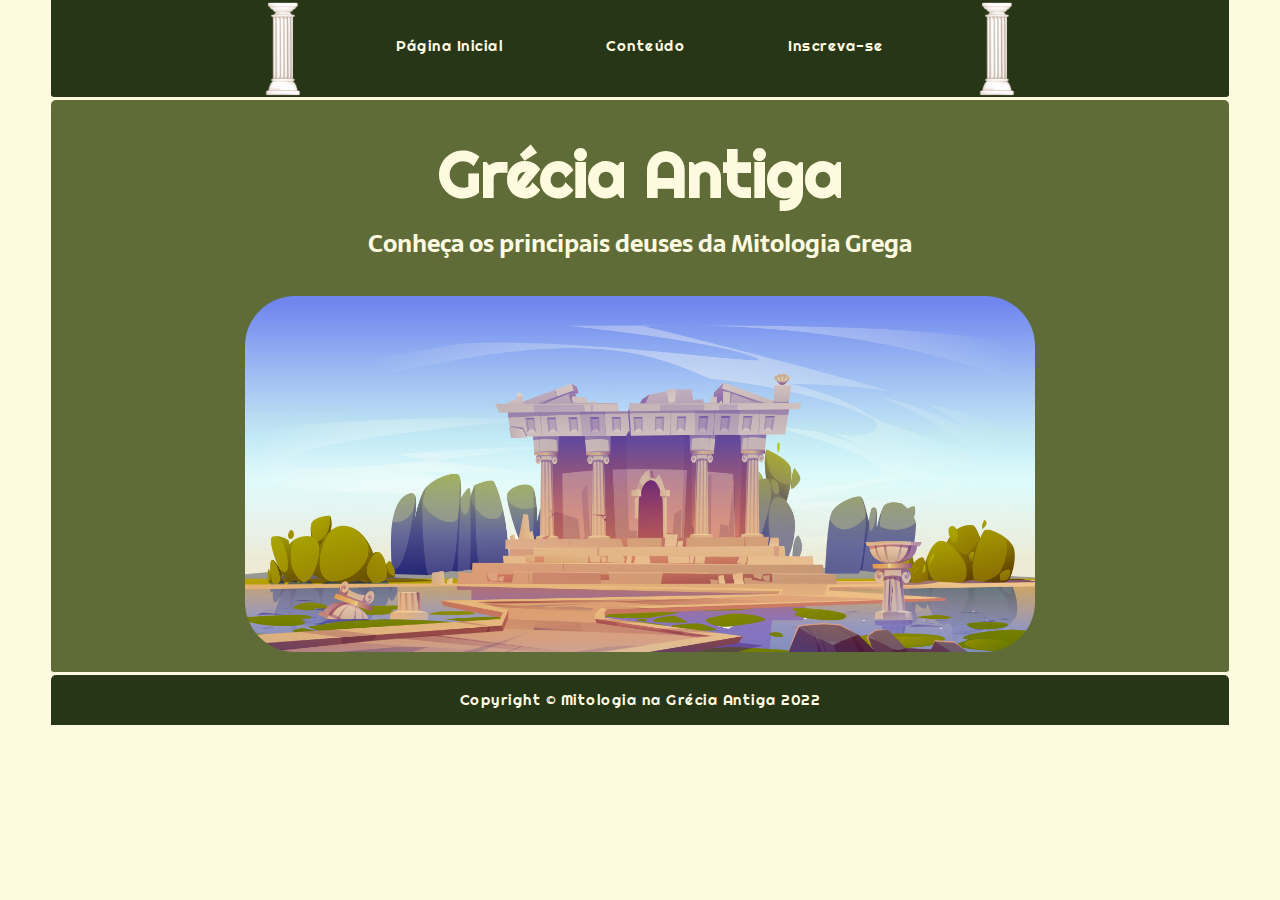
<file: index.html>
<!DOCTYPE html>
<html lang="pt-br">
 <!--   Responsividade e descrições para motores de busca --> 
<head>
	<meta charset="UTF-8">
	<meta name="description" content="Site dos Principais Filósofos">
	<meta name="keywords" content="Mitologia, Grécia, Deuses, Olimpo">
	<meta name="author" content="Mateus Alecrin">
	<meta name="viewport" content="width=device-width, initial-scale=1.0">
	<title>Mitologia Grega</title>
	<link rel="stylesheet" type="text/css" href="css/site.css">
</head>

<body>
	<!-- Cabeçalho do Site -->
	<header class="cabecalho">
		<!-- Menu -->
		<nav class="cabecalho-menu">
			<!-- Imagem do pilar esquerdo -->
			<img class="cabecalho-imagem pilaresquerdo" src="imgs/pilar.png" alt="Imagem de pilar grego">
			<a class="cabecalho-menu-opcoes" href="index.html">Página Inicial</a>			
			<a class="cabecalho-menu-opcoes" href="pages/site/conteudo.html">Conteúdo</a>
			<a class="cabecalho-menu-opcoes" href="pages/site/inscricao.html">Inscreva-se</a>			
			<!-- Imagem do pilar direito -->
			<img class="cabecalho-imagem pilardireito" src="imgs/pilar.png" alt="Imagem de pilar grego">
		</nav>
	</header>

	<section class="corpo">
		<!-- Apresentação da página -->
		<div class="corpo-escrito">
			<h1 class="corpo-escrito-titulo">Grécia Antiga</h1>
			<h2 class="corpo-escrito-subtitulo">Conheça os principais deuses da Mitologia Grega</h2>
		</div>		
		<div class="corpo-portaimagem">
			<img class="corpo-imagem" src="imgs/templo-background-dia.jpg" alt="Imagem de um templo">	
		</div>	
	</section>
	<!-- Rodape -->
	<footer class="rodape">
		<p class="rodape-copyright">Copyright &copy; Mitologia na Grécia Antiga 2022</p>
	</footer>
</body>
</html>
</file>
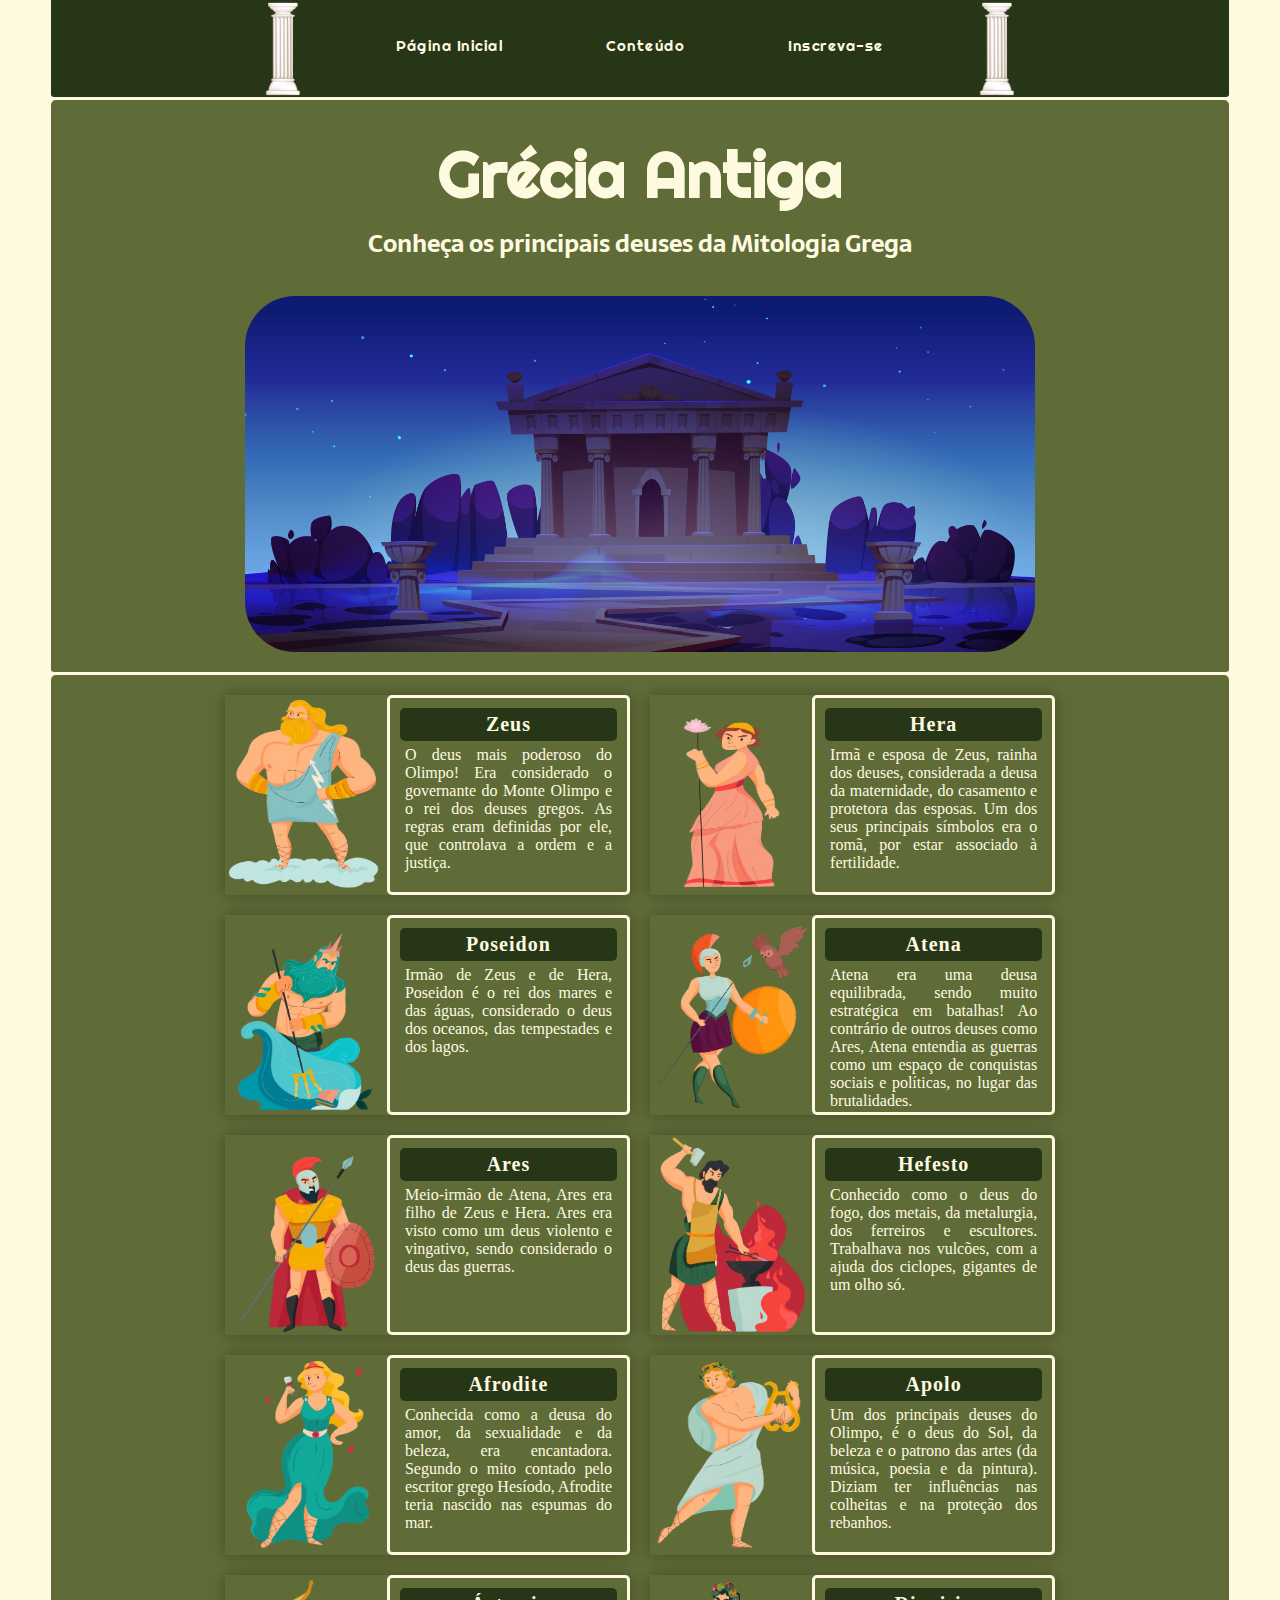
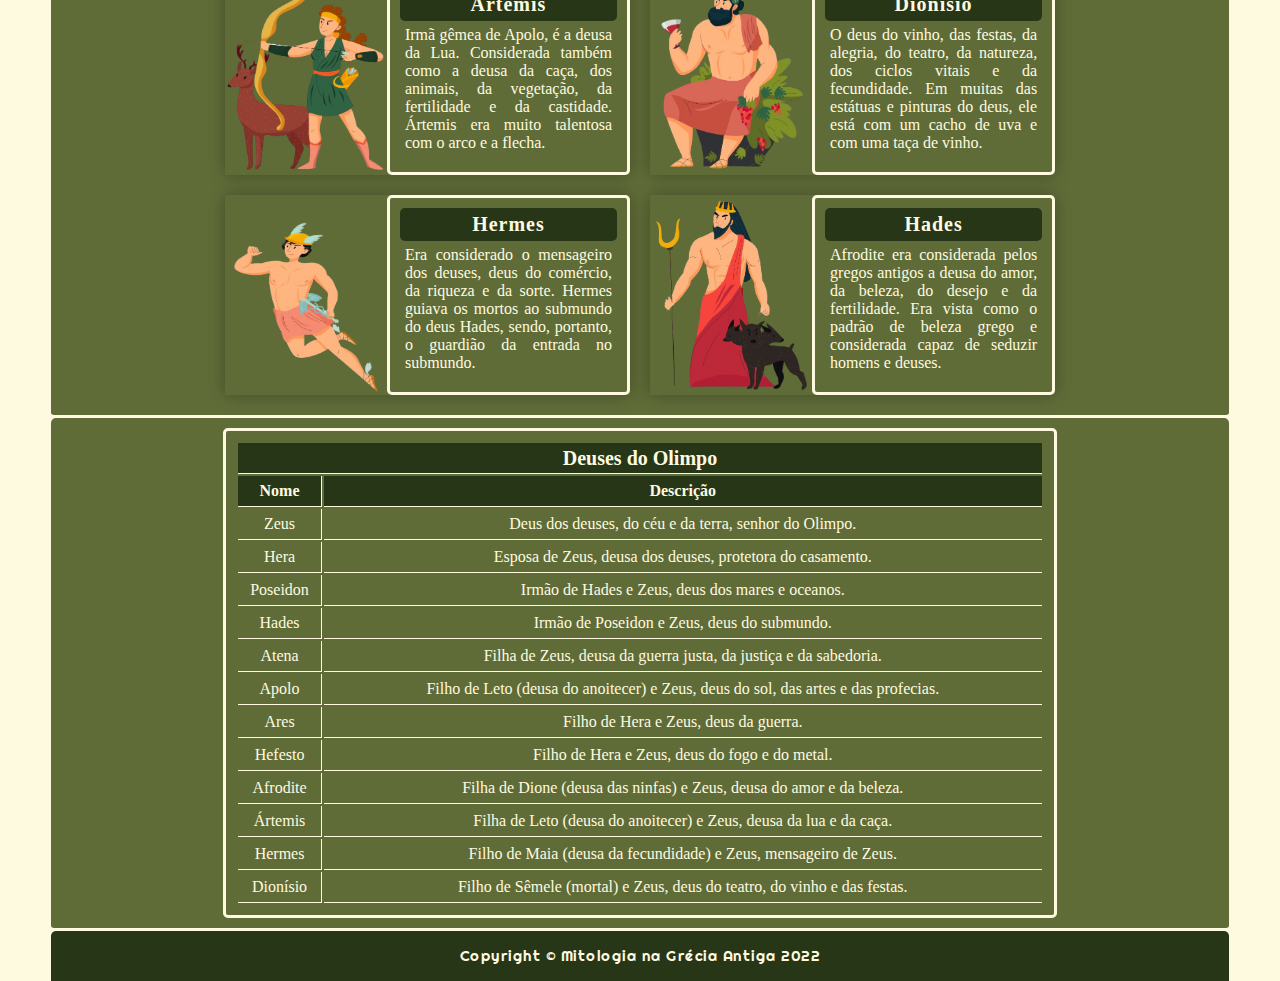
<file: pages/site/conteudo.html>
<!DOCTYPE html>
<html lang="pt-br">
 <!--   Responsividade e descrições para motores de busca --> 
<head>
	<meta charset="UTF-8">
	<meta name="description" content="Site dos Principais Filósofos">
	<meta name="keywords" content="Filósofos, Grécia, conhecimento">
	<meta name="autdor" content="Mateus Alecrin">
	<meta name="viewport" content="widtd=device-widtd, initial-scale=1.0">
	<title>Mitologia Grega</title>
	<!-- Importando o CSS -->
	<link rel="stylesheet" type="text/css" href="../../css/site.css">
</head>

<body>
	<!-- Cabeçalho do Site -->
	<header class="cabecalho">
		<!-- Menu -->
		<nav class="cabecalho-menu">
			<!-- Imagem do pilar esquerdo -->
			<img class="cabecalho-imagem pilaresquerdo" src="../../imgs/pilar.png" alt="Imagem de pilar grego">
			<a class="cabecalho-menu-opcoes" href="../../index.html">Página Inicial</a>			
			<a class="cabecalho-menu-opcoes" href="conteudo.html">Conteúdo</a>
			<a class="cabecalho-menu-opcoes" href="inscricao.html">Inscreva-se</a>			
			<!-- Imagem do pilar direito -->
			<img class="cabecalho-imagem pilardireito" src="../../imgs/pilar.png" alt="Imagem de pilar grego">
		</nav>
	</header>

	<section class="corpo">
		<!-- Descrição-->
		<div class="corpo-escrito">
			<h1 class="corpo-escrito-titulo">Grécia Antiga</h1>
			<h2 class="corpo-escrito-subtitulo">Conheça os principais deuses da Mitologia Grega</h2>
		</div>		
		<div class="corpo-portaimagem">
			<img class="corpo-imagem" src="../../imgs/templo-background-noite.jpg" alt="Imagem de um templo">	
		</div>	
	</section>
	
	<section class="corpo-cards">
		<div class="corpo-cards-conteudo">
			<img class="corpo-cards-conteudo-deuses" src="../../imgs/Zeus.png" alt="Imagem do Zeus">
			<div class="corpo-cards-conteudo-escrito">
				<h3 class="corpo-cards-titulo">Zeus</h3>
				<p class="corpo-cards-paragrafo">O deus mais poderoso do Olimpo! Era considerado o governante
					do Monte Olimpo e o rei dos deuses gregos. As regras eram definidas por ele, que controlava
					a ordem e a justiça.</p>
			</div>
		</div>

		<div class="corpo-cards-conteudo">
			<img class="corpo-cards-conteudo-deuses" src="../../imgs/Hera.png" alt="Imagem do Hera">
			<div class="corpo-cards-conteudo-escrito">
				<h3 class="corpo-cards-titulo">Hera</h3>
				<p class="corpo-cards-paragrafo">Irmã e esposa de Zeus, rainha dos deuses, considerada a deusa da maternidade, do casamento
					e protetora das esposas. Um dos seus principais símbolos era o romã, por estar associado à fertilidade.</p>
			</div>	
		</div>

		<div class="corpo-cards-conteudo">
			<img class="corpo-cards-conteudo-deuses" src="../../imgs/Poseidon.png" alt="Imagem do Poseidon">
			<div class="corpo-cards-conteudo-escrito">
				<h3 class="corpo-cards-titulo">Poseidon</h3>
				<p class="corpo-cards-paragrafo">Irmão de Zeus e de Hera, Poseidon é o rei dos mares e das águas,
					considerado o deus dos oceanos, das tempestades e dos lagos.</p>
			</div>
		</div>

		<div class="corpo-cards-conteudo">
			<img class="corpo-cards-conteudo-deuses" src="../../imgs/Athenas.png" alt="Imagem da Athenas">
			<div class="corpo-cards-conteudo-escrito">
				<h3 class="corpo-cards-titulo">Atena</h3>
				<p class="corpo-cards-paragrafo">Atena era uma deusa equilibrada, sendo muito estratégica em batalhas!
					Ao contrário de outros deuses como Ares, Atena entendia as guerras como um espaço de conquistas sociais e políticas, no 
					lugar das brutalidades.</p>
			</div>	
		</div>

		<div class="corpo-cards-conteudo">
			<img class="corpo-cards-conteudo-deuses" src="../../imgs/Ares.png" alt="Imagem do Ares">
			<div class="corpo-cards-conteudo-escrito">
				<h3 class="corpo-cards-titulo">Ares</h3>
				<p class="corpo-cards-paragrafo">Meio-irmão de Atena, Ares era filho de Zeus e Hera. Ares era visto como um
					deus violento e vingativo, sendo considerado o deus das guerras.</p>
			</div>
		</div>

		<div class="corpo-cards-conteudo">
			<img class="corpo-cards-conteudo-deuses" src="../../imgs/Hefesto.png" alt="Imagem do Hefesto">
			<div class="corpo-cards-conteudo-escrito">
				<h3 class="corpo-cards-titulo">Hefesto</h3>
				<p class="corpo-cards-paragrafo">Conhecido como o deus do fogo, dos metais, da metalurgia, dos ferreiros e escultores.
					Trabalhava nos vulcões, com a ajuda dos ciclopes, gigantes de um olho só.</p>
			</div>
		</div>

		<div class="corpo-cards-conteudo">
			<img class="corpo-cards-conteudo-deuses" src="../../imgs/Afrodite.png" alt="Imagem da Afrodite">
			<div class="corpo-cards-conteudo-escrito">
				<h3 class="corpo-cards-titulo">Afrodite</h3>
				<p class="corpo-cards-paragrafo">Conhecida como a deusa do amor, da sexualidade e da beleza, era encantadora.
					Segundo o mito contado pelo escritor grego Hesíodo, Afrodite teria nascido nas espumas do mar.</p>
			</div>
		</div>

		<div class="corpo-cards-conteudo">
			<img class="corpo-cards-conteudo-deuses" src="../../imgs/Apolo.png" alt="Imagem do Apolo">
			<div class="corpo-cards-conteudo-escrito">
				<h3 class="corpo-cards-titulo">Apolo</h3>
				<p class="corpo-cards-paragrafo">Um dos principais deuses do Olimpo, é o deus do Sol, da beleza e o patrono das artes
					(da música, poesia e da pintura). Diziam ter influências nas colheitas e na proteção dos rebanhos.</p>
			</div>
		</div>
		
		<div class="corpo-cards-conteudo">
			<img class="corpo-cards-conteudo-deuses" src="../../imgs/Artemis.png" alt="Imagem da Artemis">
			<div class="corpo-cards-conteudo-escrito">
				<h3 class="corpo-cards-titulo">Ártemis</h3>
				<p class="corpo-cards-paragrafo">Irmã gêmea de Apolo, é a deusa da Lua. Considerada também como a deusa da caça, dos animais,
					da vegetação, da fertilidade e da castidade. Ártemis era muito talentosa com o arco e a flecha.</p>
			</div>
		</div>

		<div class="corpo-cards-conteudo">
			<img class="corpo-cards-conteudo-deuses" src="../../imgs/Dionisio.png" alt="Imagem do Dionisio">
			<div class="corpo-cards-conteudo-escrito">
				<h3 class="corpo-cards-titulo">Dionisio</h3>
				<p class="corpo-cards-paragrafo">O deus do vinho, das festas, da alegria, do teatro, da natureza, dos ciclos vitais e da
					fecundidade. Em muitas das estátuas e pinturas do deus, ele está com um cacho de uva e com uma taça de vinho.</p>
			</div>
		</div>

		<div class="corpo-cards-conteudo">
			<img class="corpo-cards-conteudo-deuses" src="../../imgs/Hermes.png" alt="Imagem do Hermes">
			<div class="corpo-cards-conteudo-escrito">
				<h3 class="corpo-cards-titulo">Hermes</h3>
				<p class="corpo-cards-paragrafo">Era considerado o mensageiro dos deuses, deus do comércio, da riqueza e da sorte. Hermes
					guiava os mortos ao submundo do deus Hades, sendo, portanto, o guardião da entrada no submundo.</p>
			</div>
		</div>

		<div class="corpo-cards-conteudo">
			<img class="corpo-cards-conteudo-deuses" src="../../imgs/Hades.png" alt="Imagem do Hades">
			<div class="corpo-cards-conteudo-escrito">
				<h3 class="corpo-cards-titulo">Hades</h3>
				<p class="corpo-cards-paragrafo">Afrodite era considerada pelos gregos antigos a deusa do amor, da beleza, do desejo e da fertilidade. 
					Era vista como o padrão de beleza grego e considerada capaz de seduzir homens e deuses.</p>
			</div>
		</div>		
	</section>
	
	<section class="corpo">
		<table class="corpo-tabela">
			<thead>
				<tr>
					<th class="corpo-tabela-titulo" colspan="2">Deuses do Olimpo</th>
				</tr>
				<tr>
					<th class="coluna-um">Nome</th>
					<th>Descrição</th>
				</tr>
			</thead>
			<tbody>
				<tr>
					<td class="coluna-um">Zeus</td>
					<td>Deus dos deuses, do céu e da terra, senhor do Olimpo.</td>
				</tr>
				<tr>
					<td class="coluna-um">Hera</td>
					<td>Esposa de Zeus, deusa dos deuses, protetora do casamento.</td>
				</tr>
				<tr>
					<td class="coluna-um">Poseidon</td>
					<td>Irmão de Hades e Zeus, deus dos mares e oceanos.</td>
				</tr>
				<tr>
					<td class="coluna-um">Hades</td>
					<td>Irmão de Poseidon e Zeus, deus do submundo.</td>
				</tr>
				<tr>
					<td class="coluna-um">Atena</td>
					<td>Filha de Zeus, deusa da guerra justa, da justiça e da sabedoria. </td>
				</tr>
				<tr>
					<td class="coluna-um">Apolo</td>
					<td>Filho de Leto (deusa do anoitecer) e Zeus, deus do sol, das artes e das profecias.</td>
				</tr>
				<tr>
					<td class="coluna-um">Ares</td>
					<td>Filho de Hera e Zeus, deus da guerra.</td>
				</tr>
				<tr>
					<td class="coluna-um">Hefesto</td>
					<td>Filho de Hera e Zeus, deus do fogo e do metal.</td>
				</tr>
				<tr>
					<td class="coluna-um">Afrodite</td>
					<td>Filha de Dione (deusa das ninfas) e Zeus, deusa do amor e da beleza.</td>
				</tr>
				<tr>
					<td class="coluna-um">Ártemis</td>
					<td>Filha de Leto (deusa do anoitecer) e Zeus, deusa da lua e da caça.</td>
				</tr>
				<tr>
					<td class="coluna-um">Hermes</td>
					<td>Filho de Maia (deusa da fecundidade) e Zeus, mensageiro de Zeus.</td>
				</tr>
				<tr>
					<td class="coluna-um">Dionísio</td>
					<td>Filho de Sêmele (mortal) e Zeus, deus do teatro, do vinho e das festas.</td>
				</tr>
			</tbody>
		</table>
	</section>
	
	<footer class="rodape">
		<p class="rodape-copyright">Copyright &copy; Mitologia na Grécia Antiga 2022</p>
	</footer>	
	
</body>
</html>
</file>
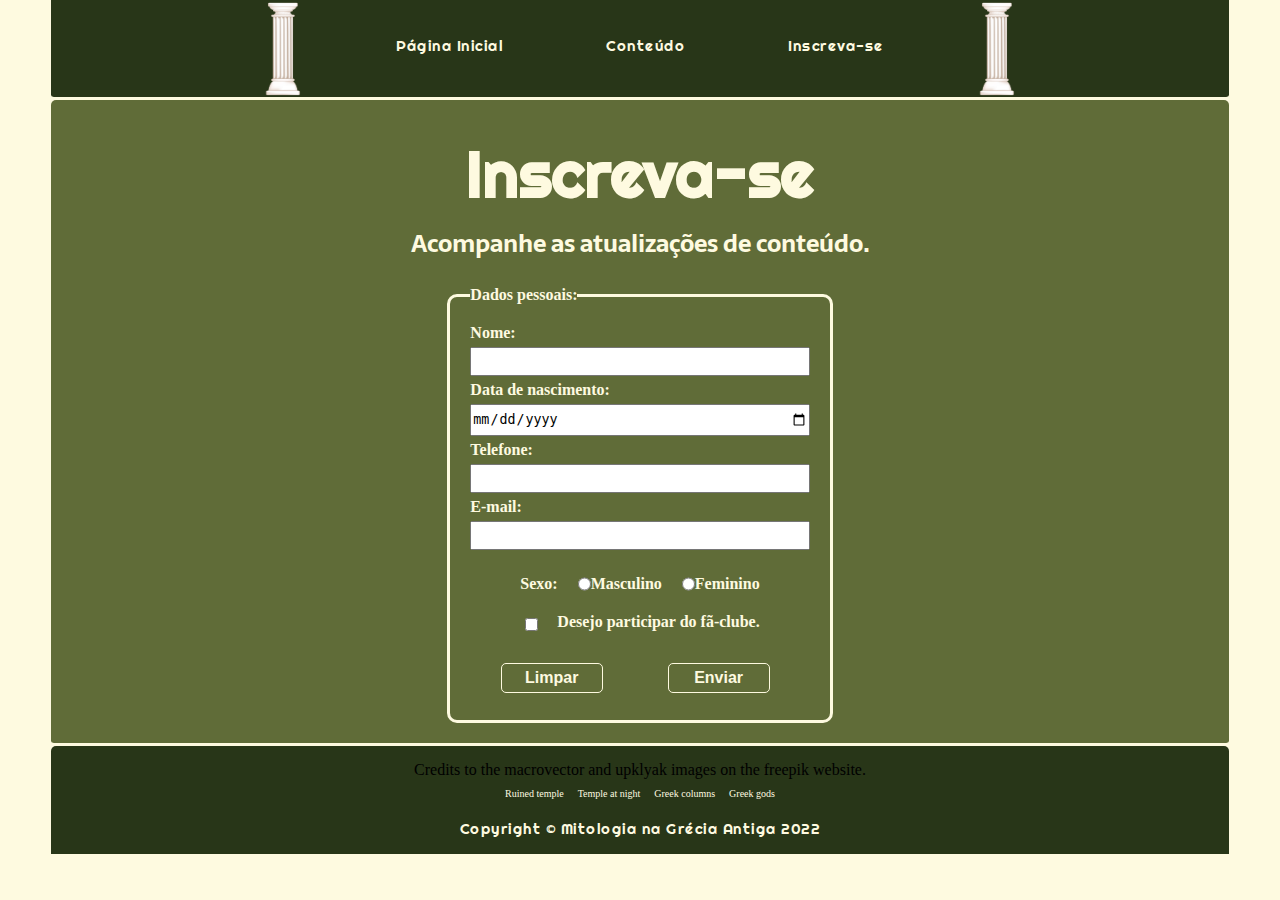
<file: pages/site/inscricao.html>
<!DOCTYPE html>
<html lang="pt-br">
 <!--   Responsividade e descrições para motores de busca --> 
<head>
	<meta charset="UTF-8">
	<meta name="description" content="Site dos Principais Filósofos">
	<meta name="keywords" content="Mitologia, Grécia, Deuses, Olimpo">
	<meta name="author" content="Mateus Alecrin">
	<meta name="viewport" content="width=device-width, initial-scale=1.0">
	<title>Mitologia Grega</title>
	<link rel="stylesheet" type="text/css" href="../../css/site.css">
</head>

<body>
	<!-- Cabeçalho do Site -->
	<header class="cabecalho">
		<!-- Menu -->
		<nav class="cabecalho-menu">
			<!-- Imagem do pilar esquerdo -->
			<img class="cabecalho-imagem pilaresquerdo" src="../../imgs/pilar.png" alt="Imagem de pilar grego">
			<a class="cabecalho-menu-opcoes" href="../../index.html">Página Inicial</a>			
			<a class="cabecalho-menu-opcoes" href="conteudo.html">Conteúdo</a>
			<a class="cabecalho-menu-opcoes" href="inscricao.html">Inscreva-se</a>			
			<!-- Imagem do pilar direito -->
			<img class="cabecalho-imagem pilardireito" src="../../imgs/pilar.png" alt="Imagem de pilar grego">
		</nav>
	</header>

	<section class="corpo">
		<div class="corpo-escrito">
			<h1 class="corpo-escrito-titulo">Inscreva-se</h1>
			<h2 class="corpo-escrito-subtitulo">Acompanhe as atualizações de conteúdo.</h2>	
		</div>
		<form name="forminscrevase" method="post" action="#">
			<fieldset class="inscrevase">
				<legend class="inscrevase-legenda">Dados pessoais:</legend>
				<label class="inscrevase-legenda" for="nome">Nome:</label>
				<input class="inscrevase-campo" type="text" name="txtnome" id="nome">
				<label class="inscrevase-legenda" for="data">Data de nascimento:</label>
				<input class="inscrevase-campo" type="date" name="txtdata" id="data">
				<label class="inscrevase-legenda" for="fone">Telefone:</label>
				<input class="inscrevase-campo" type="text" name="txtfone" id="fone">
				<label class="inscrevase-legenda" for="email">E-mail:</label>
				<input class="inscrevase-campo" type="email" name="txtemail" id="email">

				<div class="checkbox-radio">
					<label class="inscrevase-legenda" for="sexo">Sexo:</label>
					<input class="inscrevase-radio" type="radio" name="txtsexo" id="sexo">
					<label class="inscrevase-legenda" for="sexo">Masculino</label>
					<input class="inscrevase-radio" type="radio" name="txtsexo" id="sexo">
					<label class="inscrevase-legenda" for="sexo">Feminino</label>
				</div>
				
				<div class="checkbox-radio">
				<input class="inscrevase-checkbox" type="checkbox" name="txtcheckbox" id="interesse">
				<label class="inscrevase-legenda" for="interesse">Desejo participar do fã-clube.</label>
				</div>

				<button class="inscrevase-botao" type="reset">Limpar</button>
				<button class="inscrevase-botao" type="submit">Enviar</button>
			</fieldset>
		</form>
			
	</section>

	<footer class="rodape">
		<div class= "rodape-creditos">
			<p>Credits to the macrovector and upklyak images on the freepik website.</p>
			<a class="rodape-creditos-link" href="https://www.freepik.com/free-vector/ruined-temple-abandoned-architecture-building_34567922.htm" 
			title="ruined temple image">Ruined temple</a>	
			<a class="rodape-creditos-link" href="https://www.freepik.com/free-vector/ancient-temple-building-night-landscape-scene_35779712.htm" 
			title="night temple image">Temple at night</a>
			<a class="rodape-creditos-link" href="https://www.freepik.com/free-vector/ancient-white-marble-greek-columns_8188991.htm#query=pilar%20grego&position=43&from_view=search&track=ais" 
			title="greek columns image">Greek columns</a>
			<a class="rodape-creditos-link" href="https://www.freepik.com/free-vector/greek-god-composition-with-isolated-human-character-ancient-mythological-character-blank-background-vector-illustration_32741970.htm#query=macrovector%20greek%20gods&position=0&from_view=search&track=ais" 
			title="greek gods image">Greek gods</a>
		</div>
		<p class="rodape-copyright">Copyright &copy; Mitologia na Grécia Antiga 2022</p>
	</footer>
</body>
</html>
</file>
<file: css/site.css>
@charset "UTF-8";
@import url('https://fonts.googleapis.com/css2?family=Righteous&family=Sarala:wght@400;700&display=swap');

/* Resetar qualquer elemento do site */
* {
  margin: 0;
  padding: 0;
  box-sizing: border-box;
  text-decoration: none;
}

body {
	font-size: 100%;
	background: #fefae0
}

/* -------------------- Configurações Gerais --------------------   */
.cabecalho {
	margin: 0% 4% 0% 4%;
	height: 100px;

	border-radius: 0px 0px 5px 5px;
	border-bottom: 3px solid #fefae0;
	
	background: #283618;
}

.cabecalho-menu {
	margin: auto;
	width: 80%;
	height: 100%;
	
	display: flex;
	justify-content: space-between;
	align-items: center;
}

.cabecalho-imagem {
	width: 40px;
	height: 100px;
	margin-top: 0px;
}

.pilaresquerdo {
	float:left;
	margin-left: 10%;
}

.pilardireito {
	float: right;
	margin-right: 10%;
}

.cabecalho-menu-opcoes {
	display: inline-block;
	position: relative;
	
	padding: 0 10px;
	height: 25px;
	
	font-size: 15px;
	letter-spacing: 0.5px;
	font-family: 'Righteous', sans-serif;
	text-decoration: none;
	color: #fefae0;
}

.cabecalho-menu-opcoes:after {
	content: "";
	position: absolute;
	width: 100%;
	height: 3px;
	bottom: 0;
	left: 0;
	transform: scaleX(0);
	background-color: #fefae0;
	transform-origin: bottom right;	
	transition: transform 0.25s ease-out;
}

.cabecalho-menu-opcoes:hover:after {
	transform: scaleX(1);
	transform-origin: bottom left;
}

.rodape {
	clear: both;
	margin: 0% 4% 0% 4%;
	padding: 10px;

	border-radius: 5px 5px 0px 0px;
	
	background-color: #283618;
	text-decoration: none;
}

.rodape-creditos {
	padding: 5px;
	text-align: center;
}

.rodape-creditos-link {
	padding: 5px;

	font-size: 10px;
	line-height: 30px;
	color: #fefae0;
}

.rodape-copyright {
	color: #fefae0;
	font-size: 15px;
	text-align: center;	
	line-height: 30px;
	letter-spacing: 0.5px;
	font-family: 'Righteous', sans-serif;
}
/* -------------------- Configuração do corpo da página principal -------------------- */
.corpo {
	margin: 0% 4% 0% 4%;
	width: auto;
	min-height: 500px;
	background: #606c38;
	border-radius: 5px;
	border-bottom: 3px solid #fefae0;
	clear: both;
	padding: 10px;
}

.corpo-portaimagem {
	display: flex;
	justify-content: center;
}

.corpo-imagem {
	width: 70%;
    padding: 10px;
    border-radius: 60px;
}

.corpo-escrito {
	gap: 10px;
	padding: 2%;
	display: flex;
	align-items: center;
	flex-direction: column;
	font-weight: 400;
	color: #fefae0;
}

.corpo-escrito-titulo {
	font-family: 'Righteous', cursive;
	font-size: 64px;
}

.corpo-escrito-subtitulo {
	font-family: 'Sarala', sans-serif;
	font-size: 24px;
}

/* -------------------- Configuração do corpo da página de conteúdo -------------------- */
.corpo-tabela{
	text-align: center;
	color: #fefae0;
	width: 72%;
	margin: 0px auto;
	padding: 10px;
	border: 3px solid #fefae0;
	border-radius: 5px;
}

.corpo-tabela-titulo {
	font-size: 20px;
}

tr, td, th {
	border-bottom: 0.5px solid #fefae0;
	line-height: 30px;
}

.coluna-um {
	border-right: 0.5px solid #fefae0;	
}

tr, td {
	background-color: #606c38;
}

th {
	background-color: #283618;
}

.corpo-cards {
	margin: 0% 4% 0% 4%;
	width: auto;
	display: flex;
	justify-content: center;
	flex-wrap: wrap;
	background: #606c38;
	border-radius: 5px;
	border-bottom: 3px solid #fefae0;
	padding: 10px;
}

.corpo-cards-conteudo {
	margin: 10px;
	height: 200px;
	width: 35%;
	box-shadow: 0 0 15px rgba(0,0,0,30%);
}

.corpo-cards-conteudo-deuses {
	height: 200px;
	width: 40%;
	float: left;
}

.corpo-cards-conteudo-escrito {
	color: #fefae0;
	float: left;
	width: 60%;
	margin: 0px auto;
	padding: 10px;
	border: 3px solid #fefae0;
	border-radius: 5px;
	height: 100%
}

.corpo-cards-titulo {
	font-size: 20px;
	padding: 5px 5px;
	letter-spacing: 1px;
	text-align: center;
	background-color: #283618;
	border-radius: 5px;
}

.corpo-cards-paragrafo {
	text-align: justify;
	padding: 5px;
}

/* -------------------- Configuração do corpo da página de inscrição -------------------- */
.inscrevase {
	padding: 20px;
	margin: 0px auto;
	margin-bottom: 10px;
	width: 30%;
	border-radius: 10px;
	border: 3px solid #fefae0;
	font-weight: bold;
	color: #fefae0;
}

.inscrevase-legenda {
	display: block;
}

.inscrevase-checkbox {
	margin: 5px;
}

.checkbox-radio {
	margin: 20px 50px;
	display: flex;
	justify-content: space-between;
}

.inscrevase-radio {
	margin-left: 20px;
}

.inscrevase-campo {
	margin: 5px auto;
	padding: 5px 0;
	width: 100%;
}

.inscrevase-botao {
	padding: 5px;
	width: 30%;
	margin: 7px 9%;
	font-weight: bold;
	font-size: 16px;
	color: #fefae0;
	background-color: #606c38;
	border: 1px solid #fefae0;
	border-radius: 5px;
}
</file>
